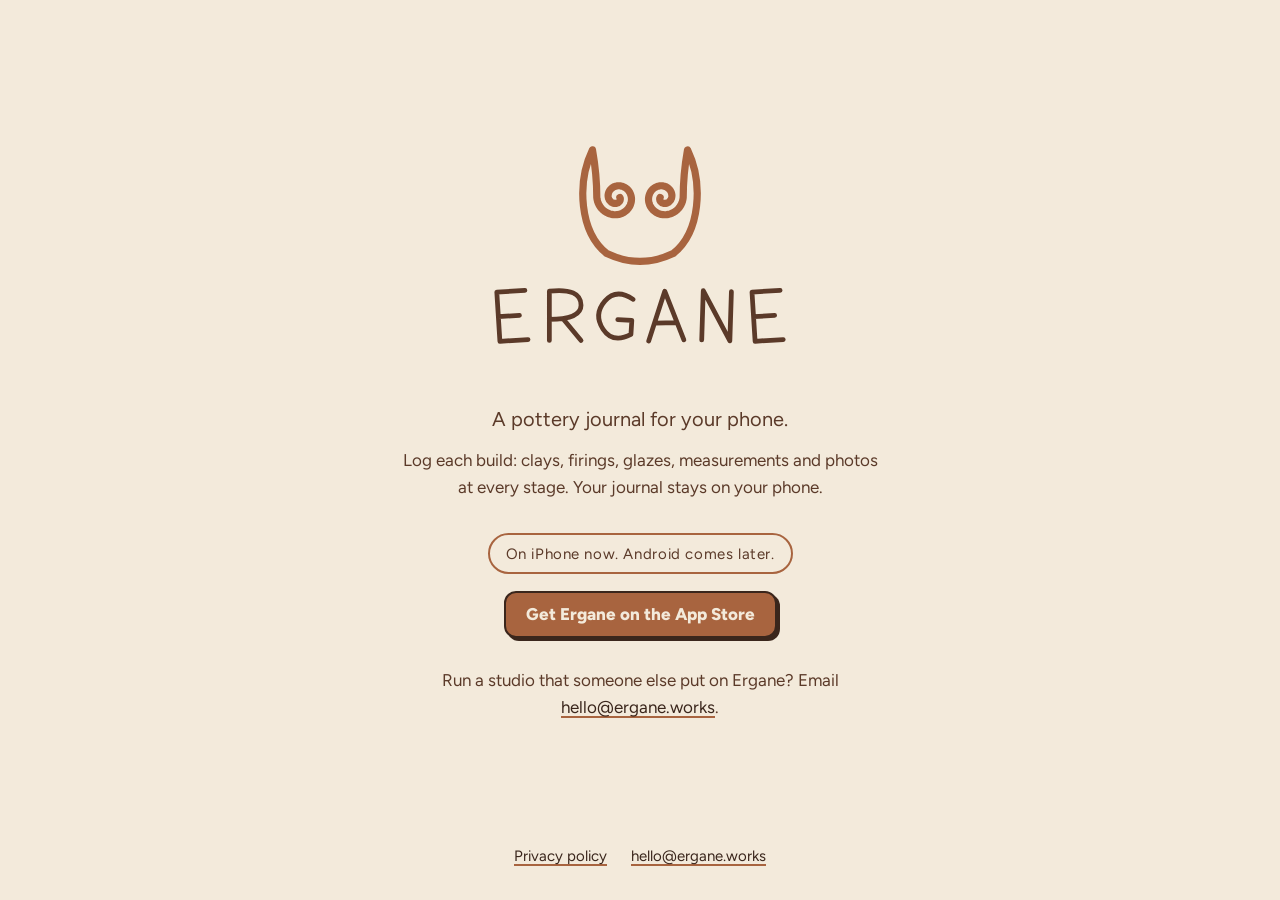
<file: index.html>
<!doctype html>
<html lang="en-GB">
<head>
  <meta charset="utf-8">
  <meta name="viewport" content="width=device-width, initial-scale=1">
  <title>Ergane | A pottery journal</title>
  <meta name="description" content="Ergane is a pottery journal for your phone. Log each build, from wet clay to the glaze firing. Your journal stays on your phone.">
  <link rel="icon" href="/assets/favicon.png">
  <link rel="stylesheet" href="/styles.css">
</head>
<body>
  <main class="hero">
    <h1>Ergane</h1>
    <picture>
      <source srcset="/assets/lockup-dark.svg" media="(prefers-color-scheme: dark)">
      <img src="/assets/lockup-light.svg" alt="Ergane: an owl drawn in one line, above the name" width="440" height="320">
    </picture>
    <p class="lead">A pottery journal for your phone.</p>
    <p class="note">Log each build: clays, firings, glazes, measurements and photos at every stage. Your journal stays on your phone.</p>
    <p class="soon">On iPhone now. Android comes later.</p>
    <p class="join-buttons"><a class="join-button join-button-main" href="https://apps.apple.com/app/id6820437652">Get Ergane on the App Store</a></p>
    <p class="note">Run a studio that someone else put on Ergane? Email <a href="mailto:hello@ergane.works">hello@ergane.works</a>.</p>
  </main>
  <footer class="foot">
    <a href="/privacy/">Privacy policy</a>
    <a href="mailto:hello@ergane.works">hello@ergane.works</a>
  </footer>
</body>
</html>
</file>
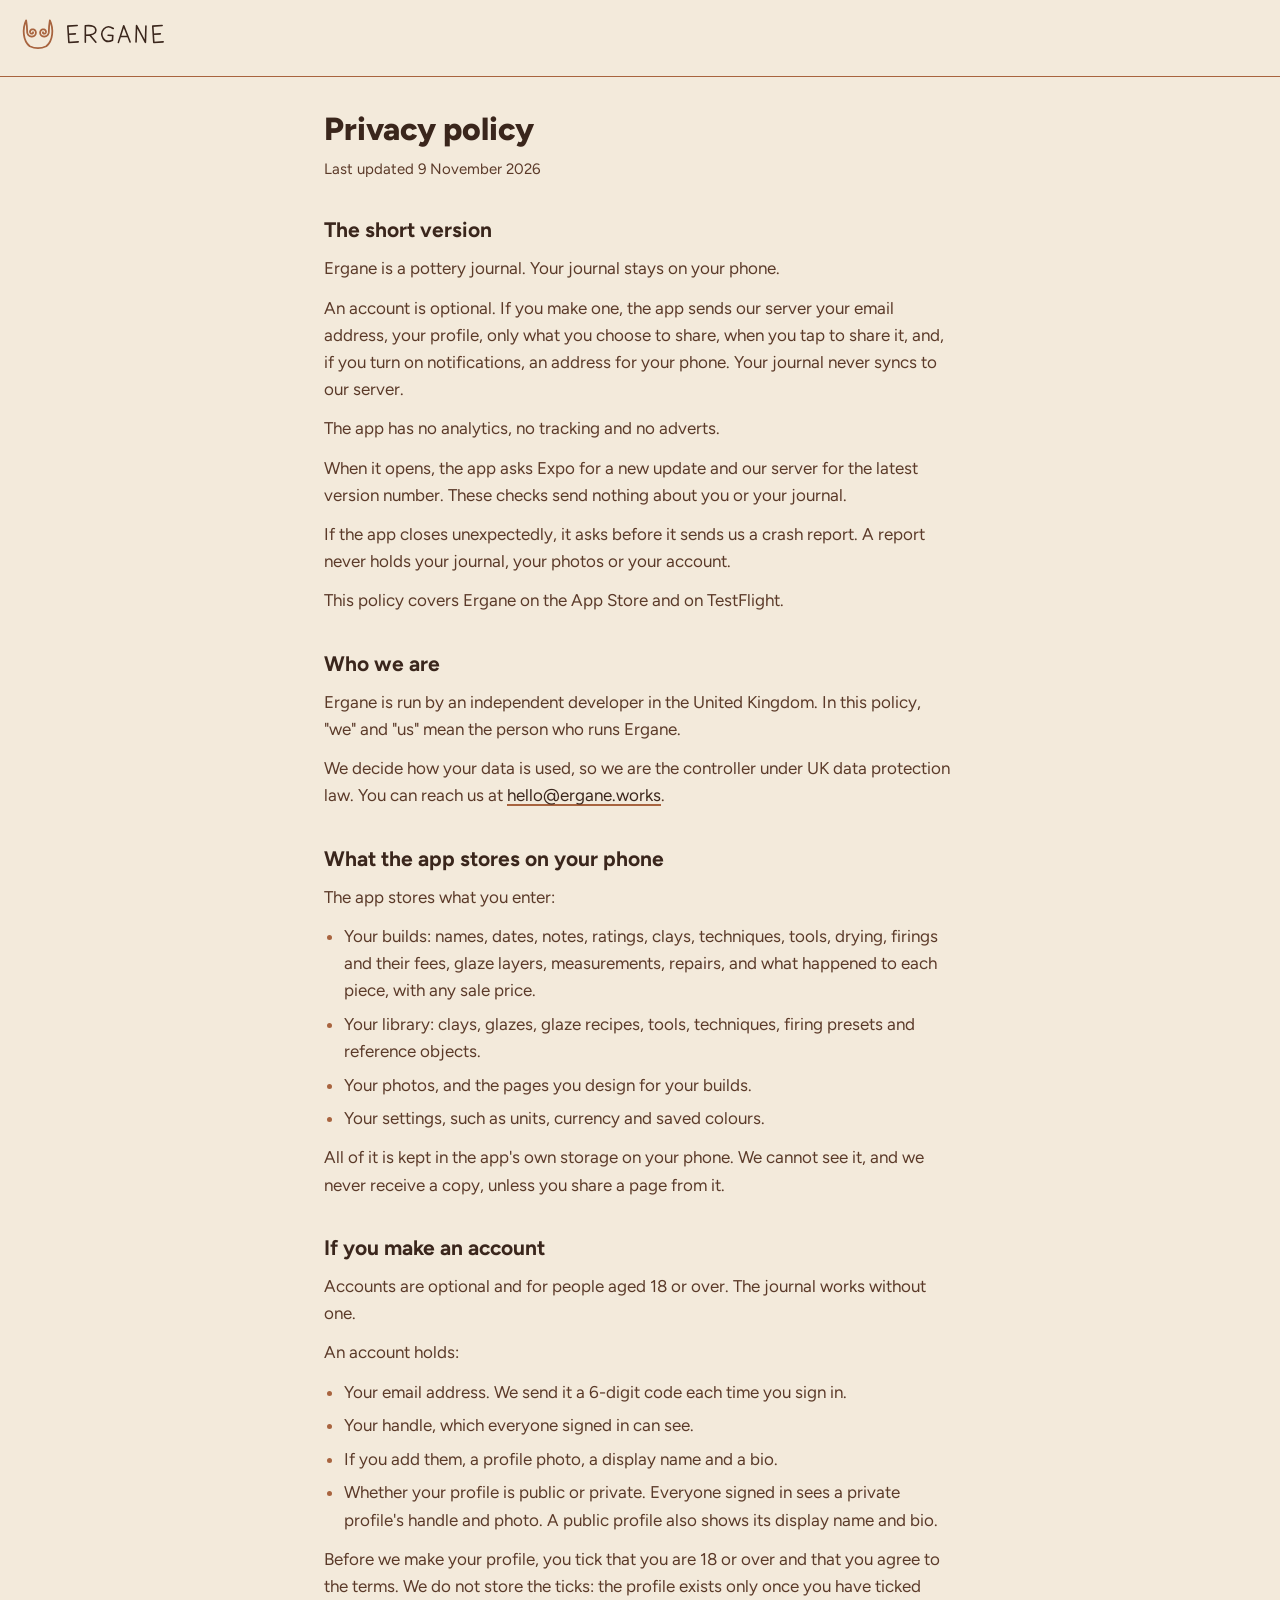
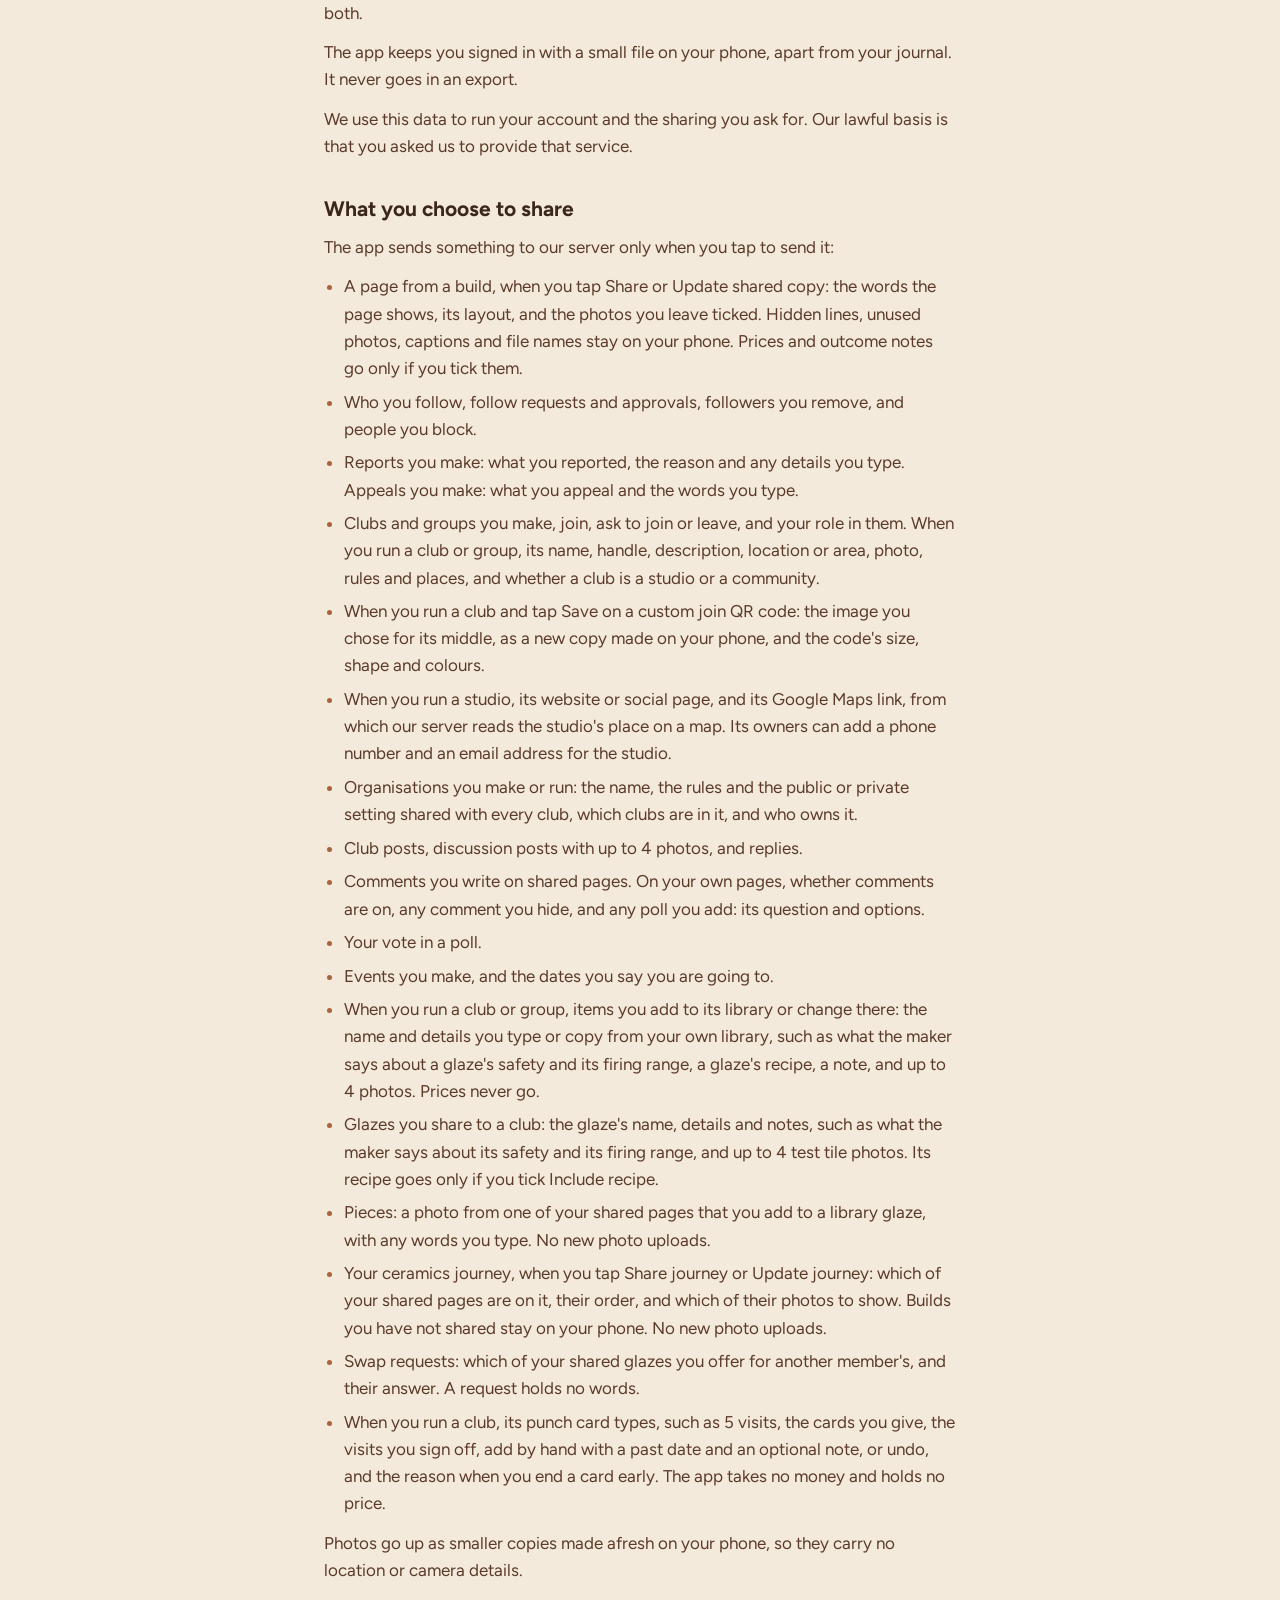
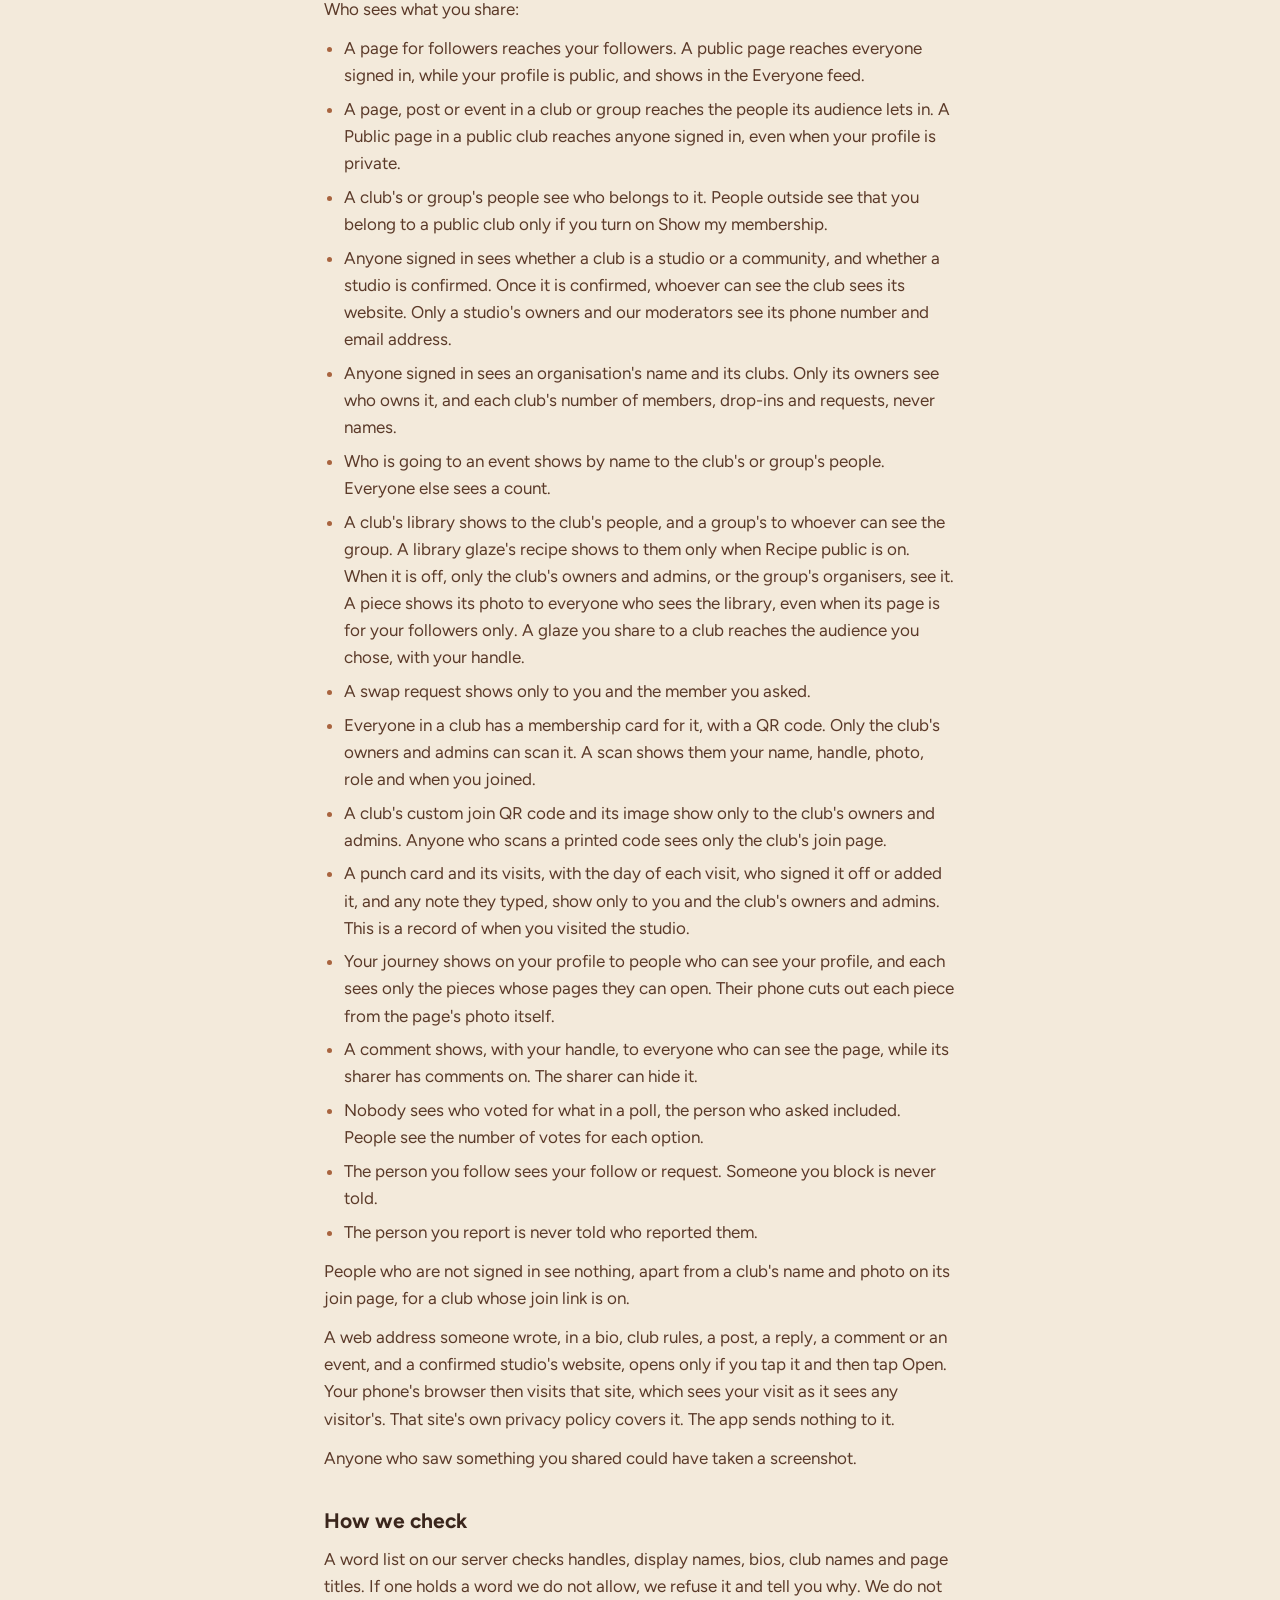
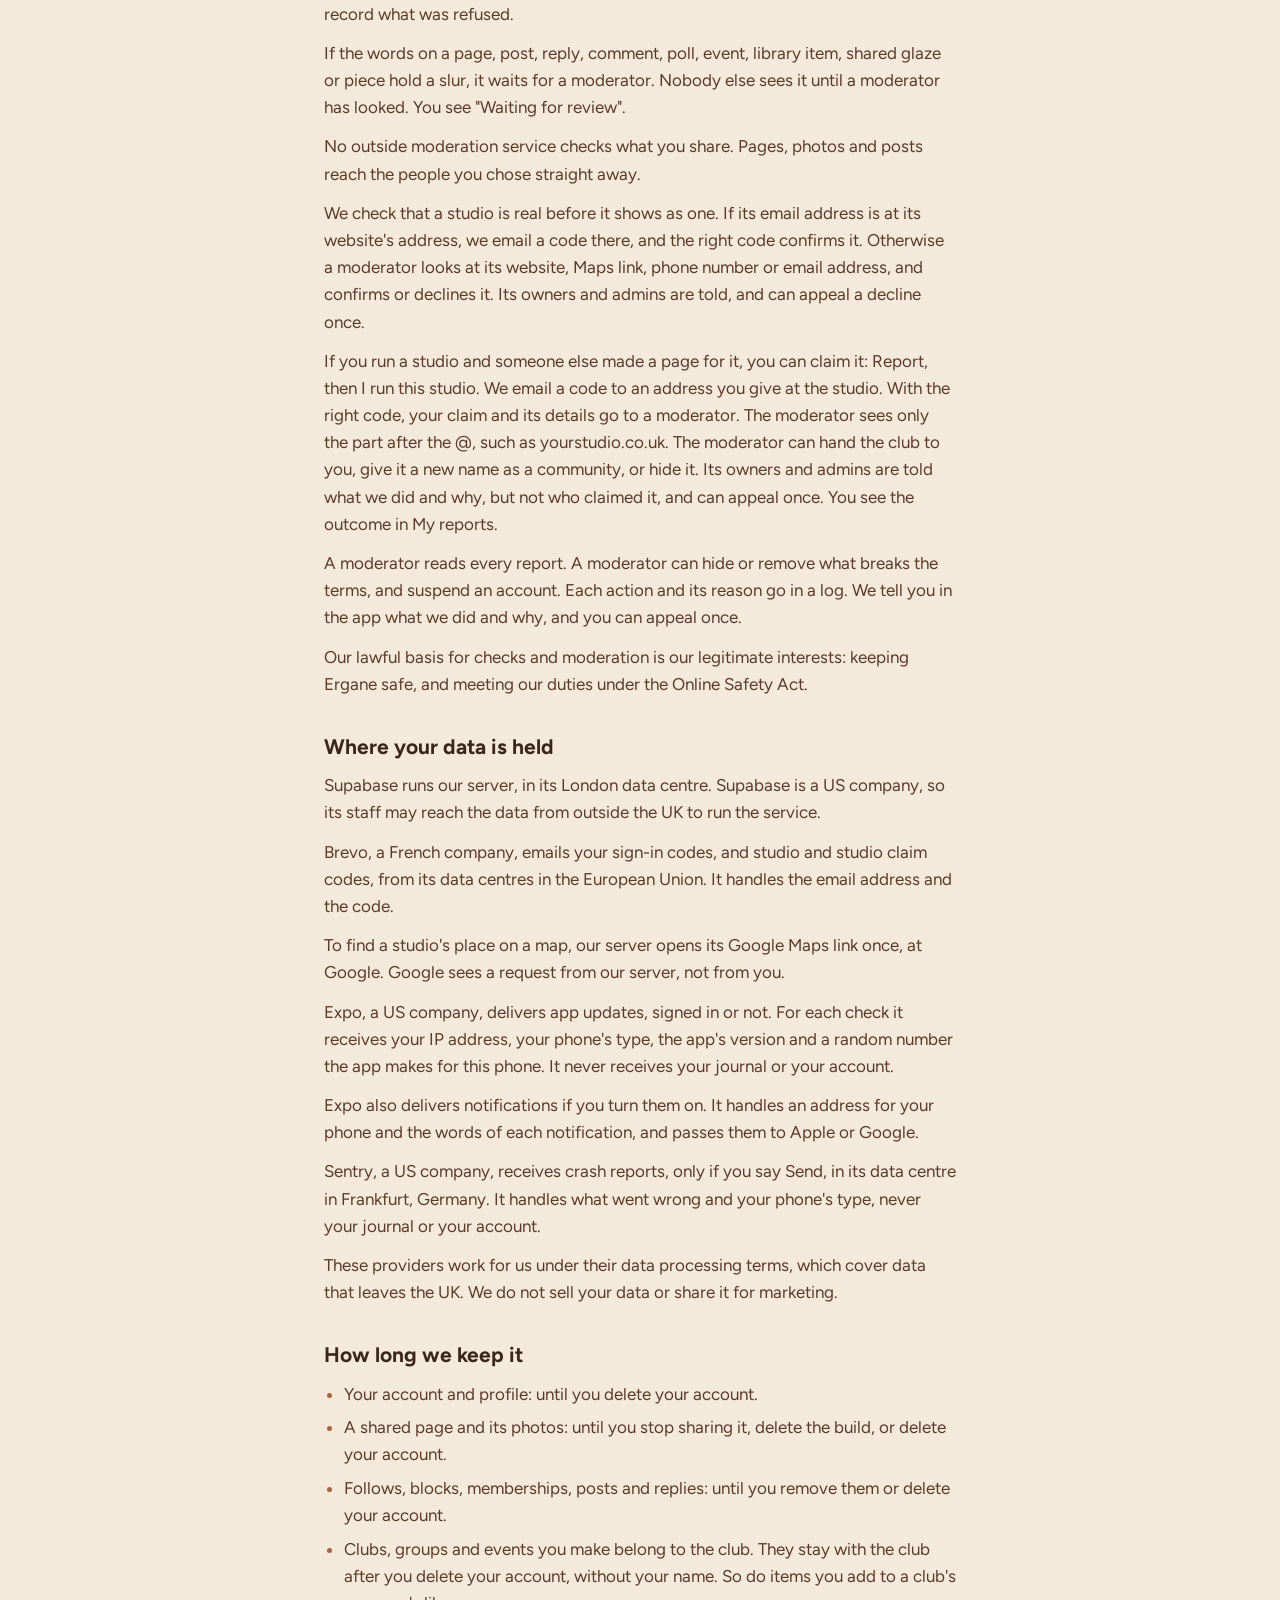
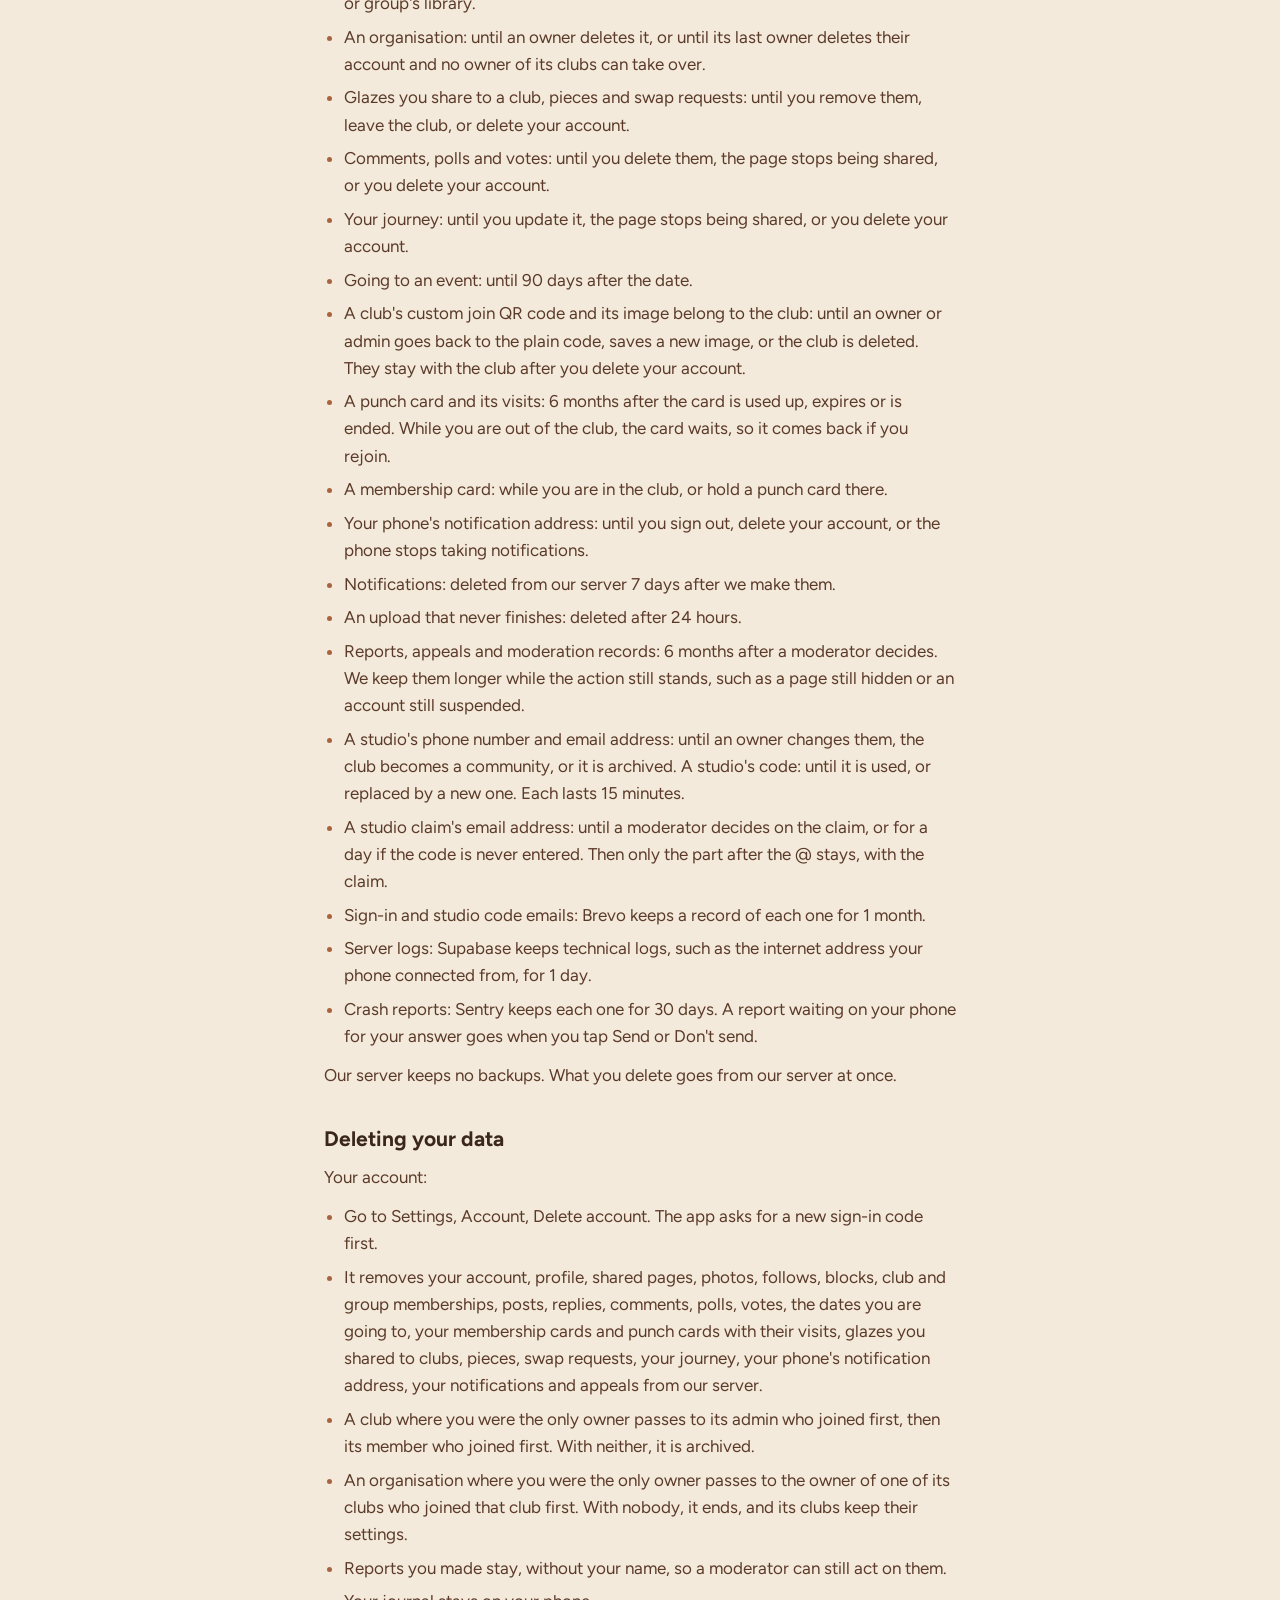
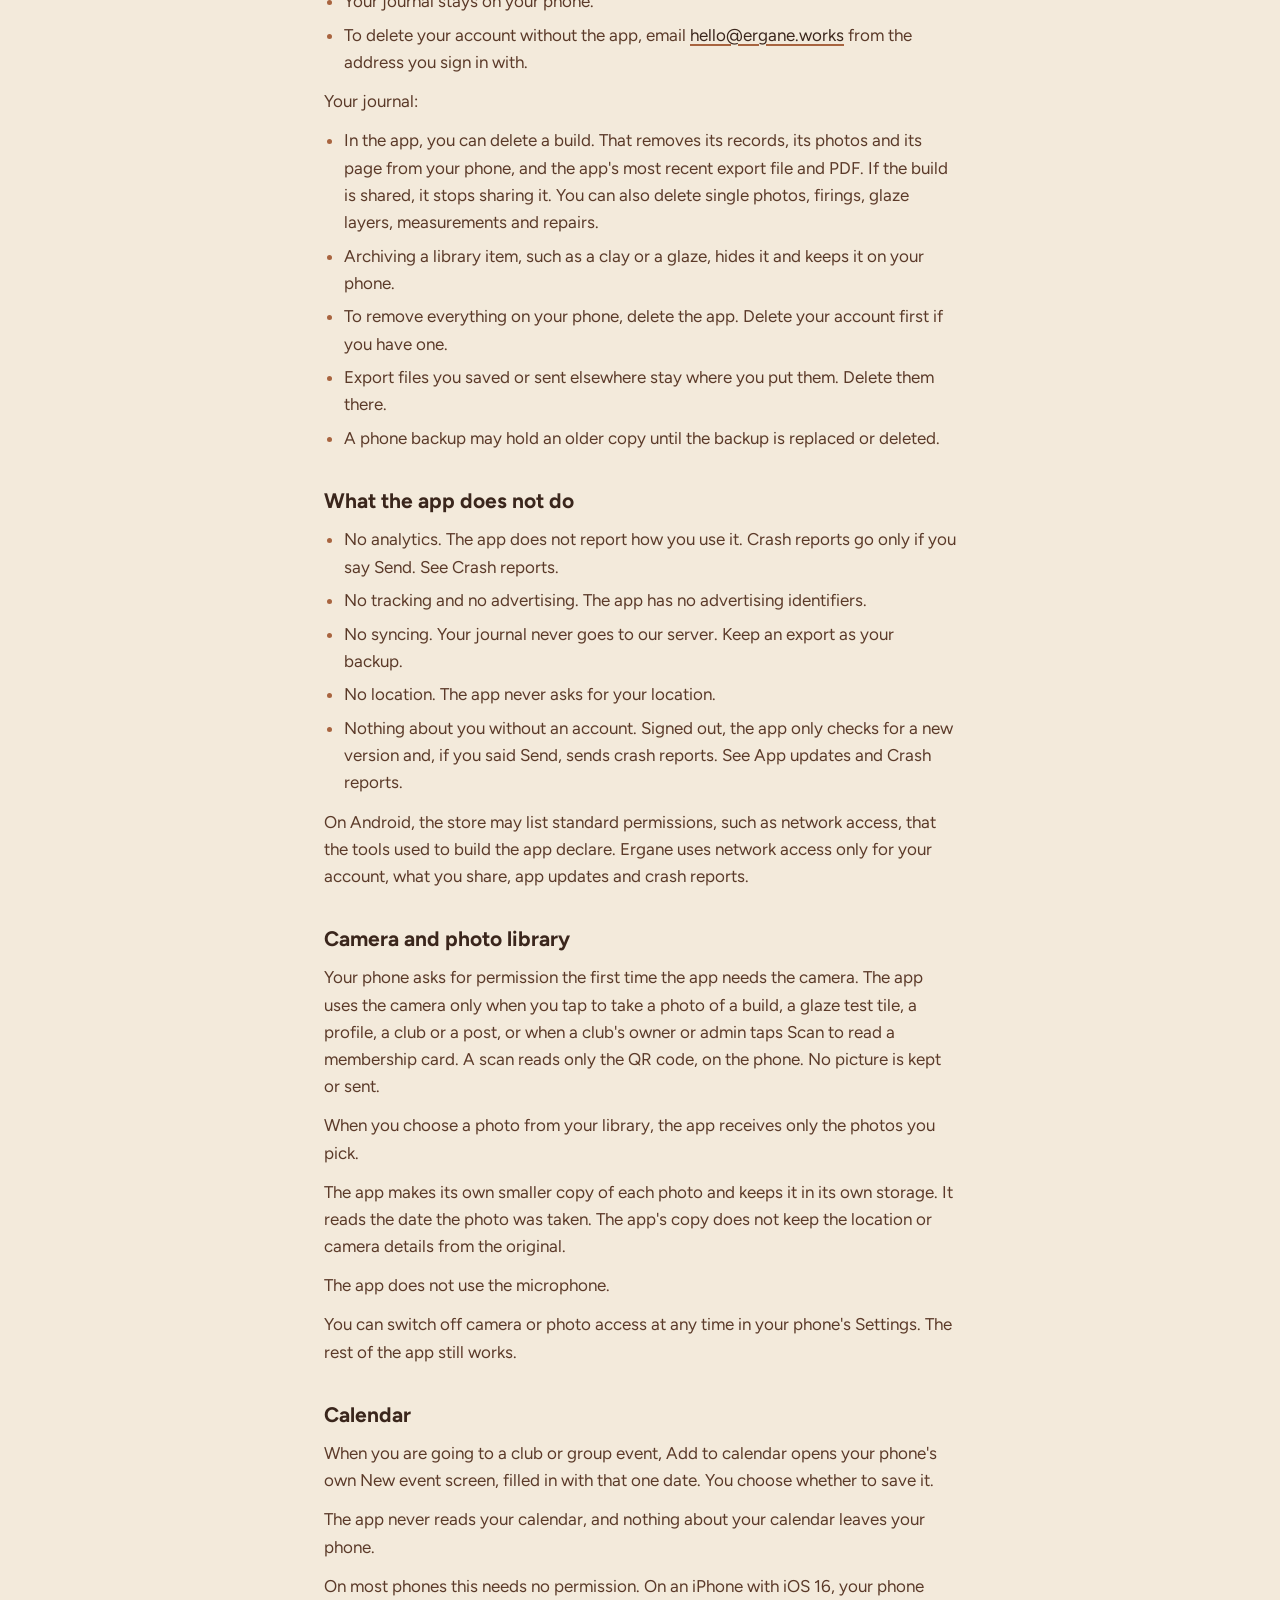
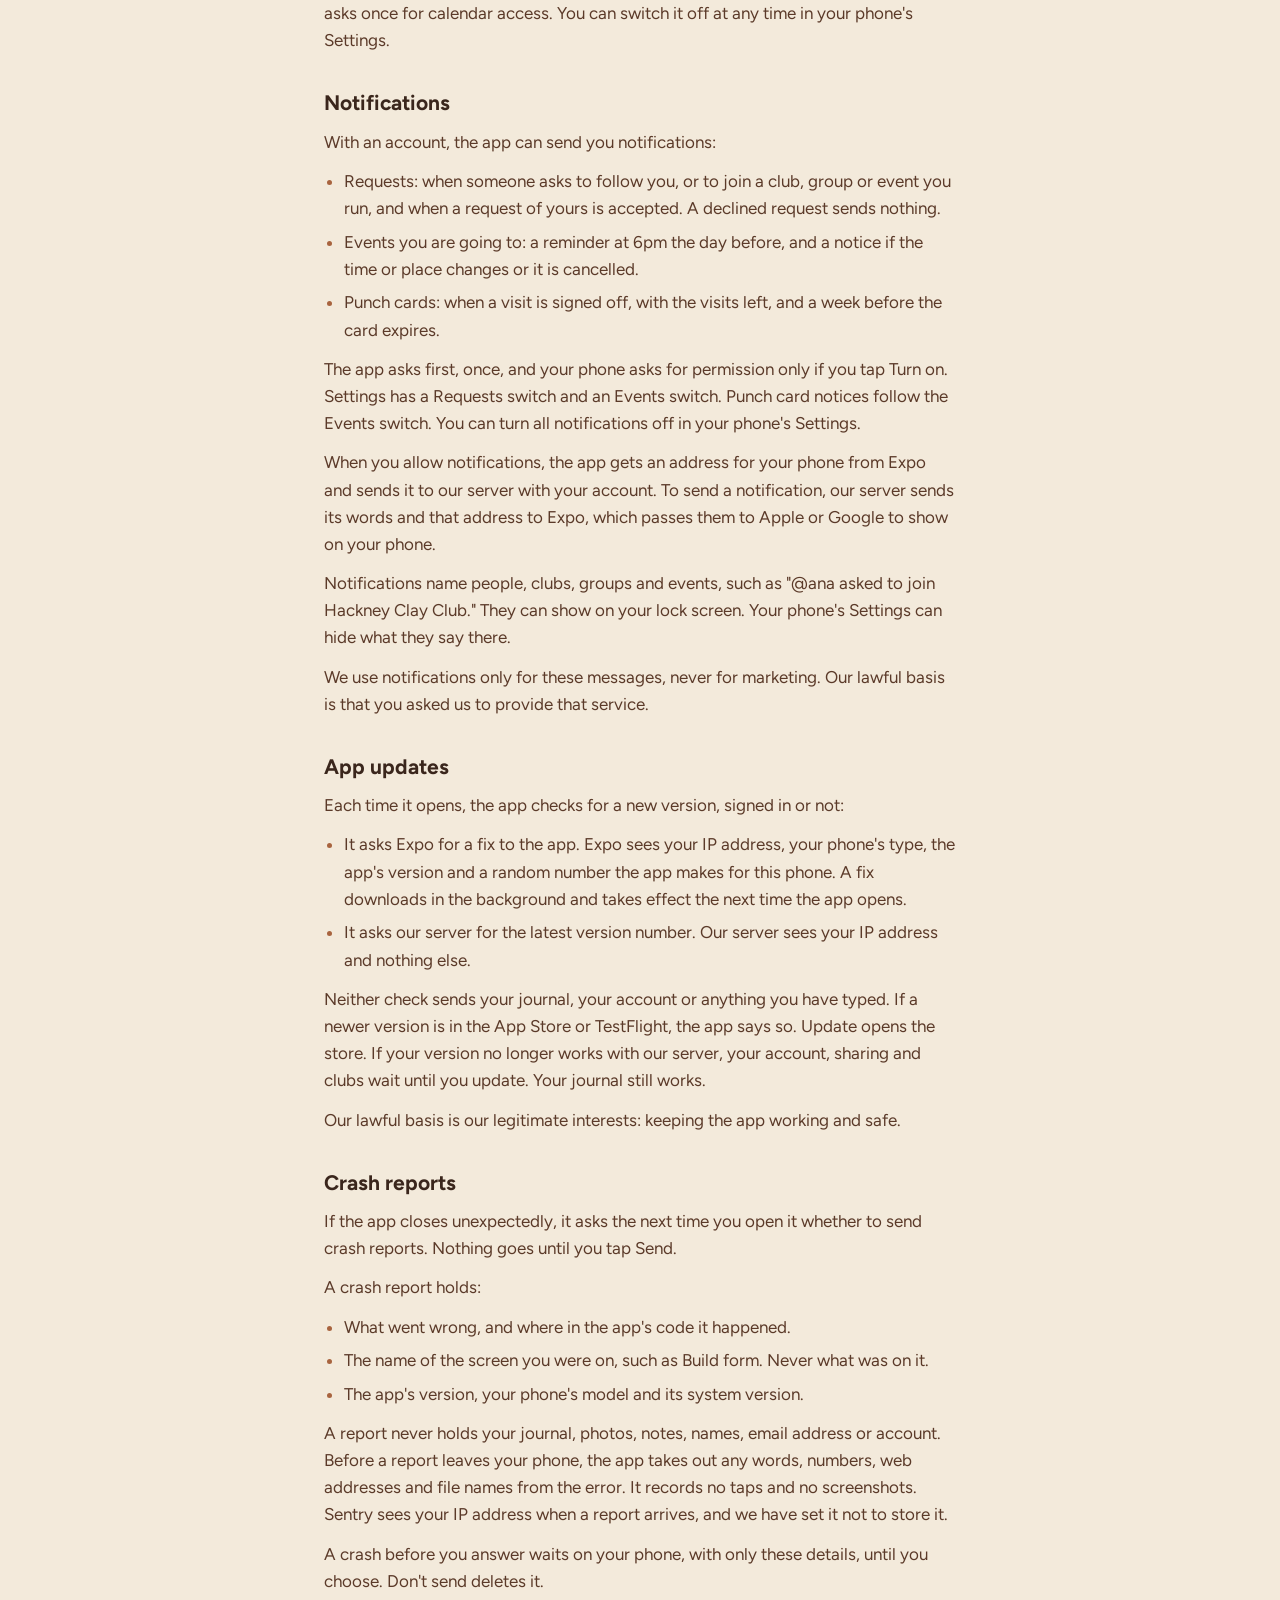
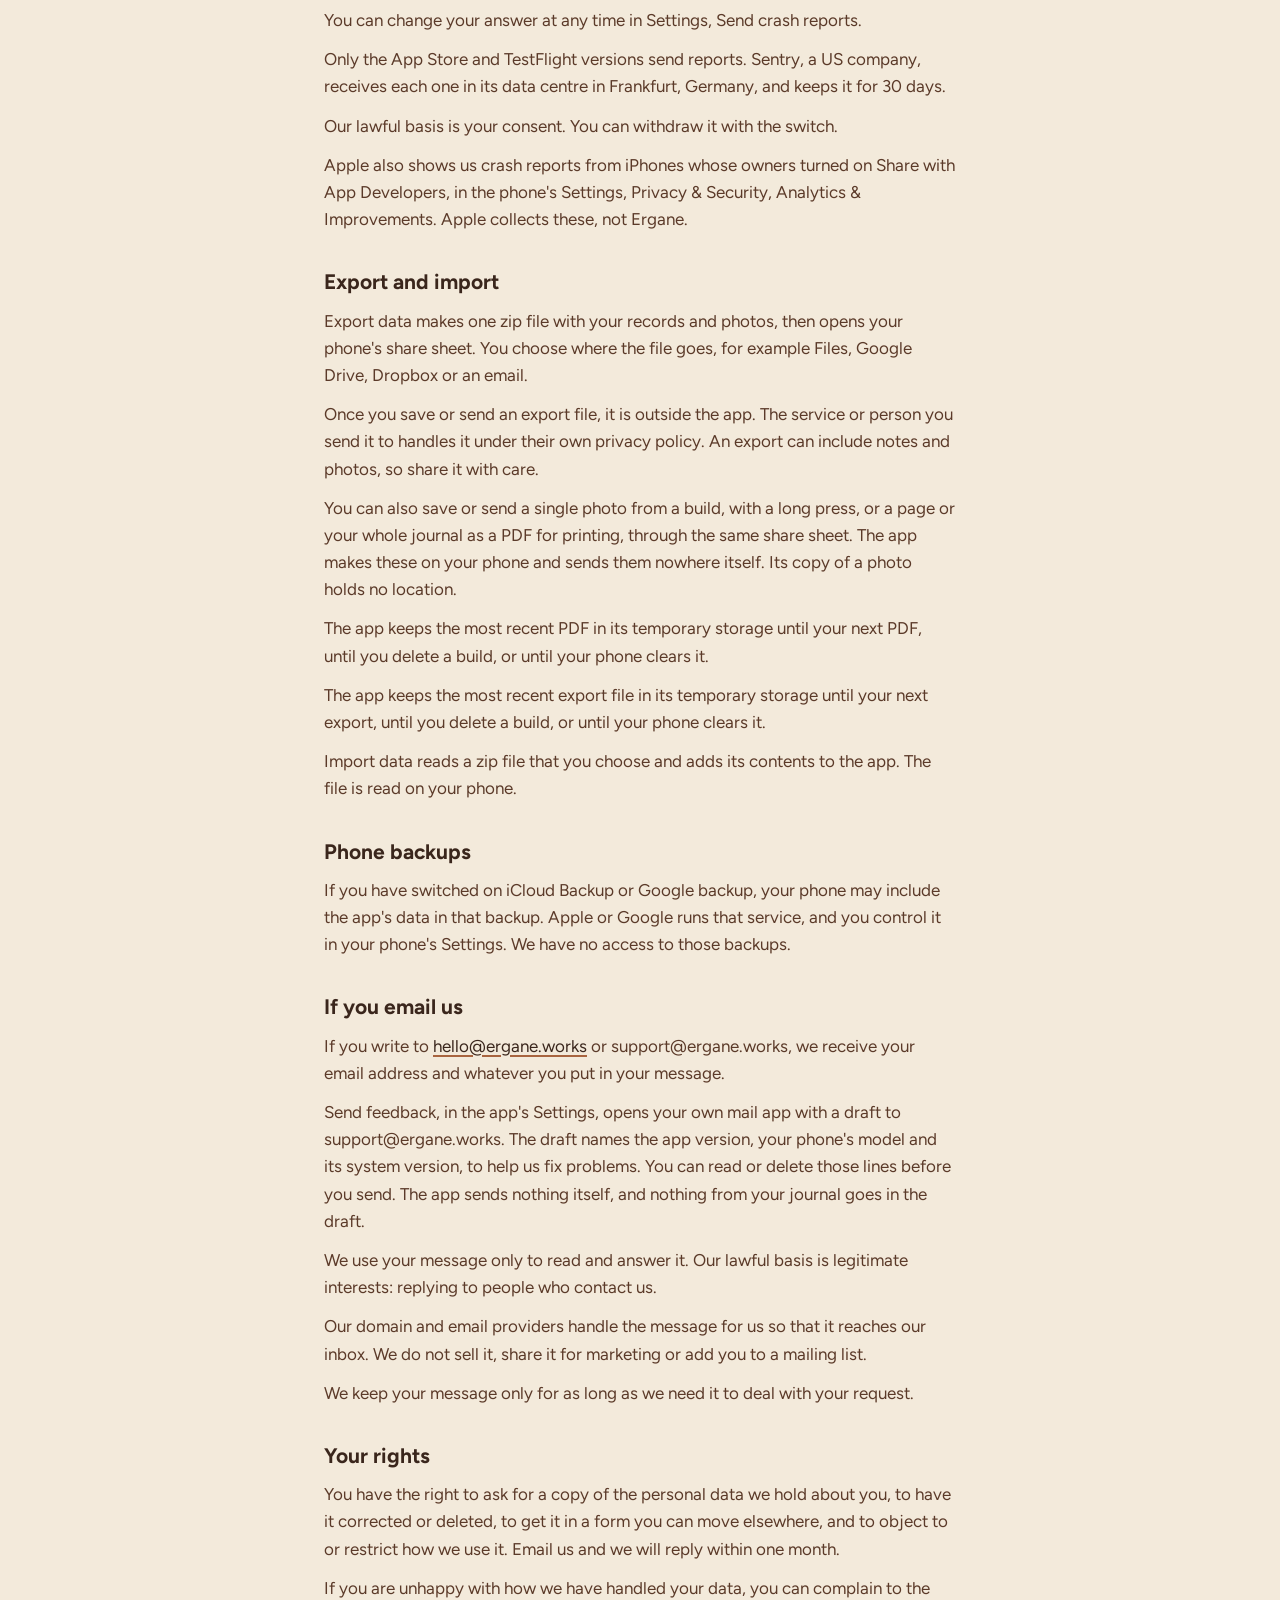
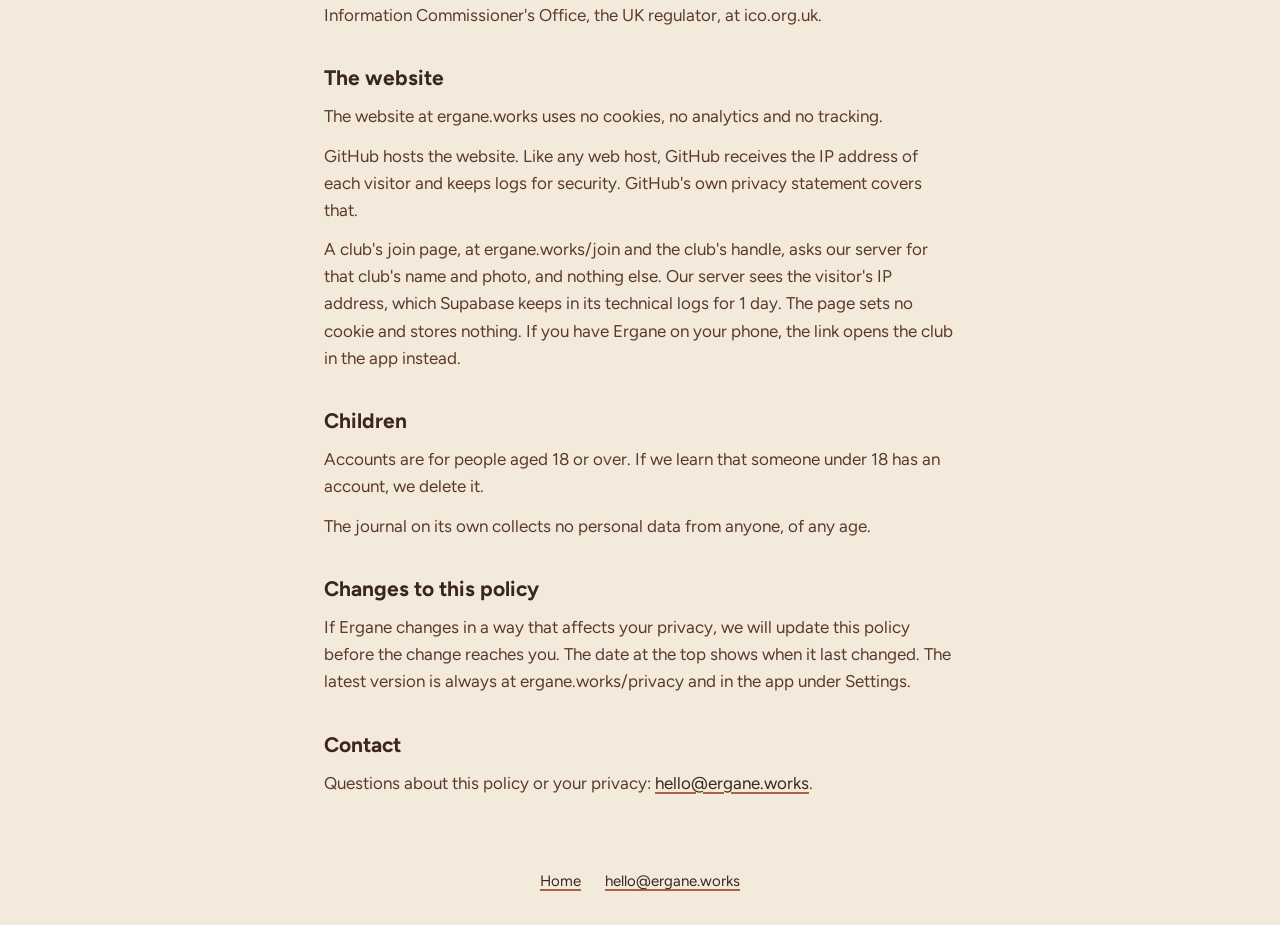
<file: privacy/index.html>
<!doctype html>
<html lang="en-GB">
<head>
  <meta charset="utf-8">
  <meta name="viewport" content="width=device-width, initial-scale=1">
  <title>Privacy policy | Ergane</title>
  <meta name="description" content="Ergane keeps your pottery journal on your phone. Accounts are optional. No analytics, no tracking, no adverts.">
  <link rel="icon" href="/assets/favicon.png">
  <link rel="stylesheet" href="/styles.css">
</head>
<body>
  <!-- Made by "npm run privacy:site" in the app's repository. Do not edit by hand. -->
  <header class="bar">
    <a class="home" href="/"><img src="/assets/owl.svg" alt="" width="36" height="36"><svg role="img" aria-label="Ergane" viewBox="-1 -1.5 84.5 17" width="99" height="20"><g fill="none" stroke="currentColor" stroke-width="1.35" stroke-linecap="round" stroke-linejoin="round"><path transform="rotate(-3.6 5 7)" d="M9 0H1V14H9M1 7H7"/><path transform="translate(14.5 0)" d="M1 14V0Q10-1 10 4Q10 8 1 8M5 8L10 14"/><path transform="translate(29 0) rotate(3.6 5 7)" d="M10 2Q5-1 2 3Q-1 7 2 11Q5 15 10 12V8H6"/><path transform="translate(43.5 0) rotate(-1.8 5 7)" d="M0 14L5 0L10 14M2 9H8"/><path transform="translate(58 0) rotate(1.8 5 7)" d="M1 14V0L9 14V0"/><path transform="translate(72.5 0) rotate(-3.6 5 7)" d="M9 0H1V14H9M1 7H7"/></g></svg></a>
  </header>
  <main class="page">
    <h1>Privacy policy</h1>
    <p class="date">Last updated <time datetime="2026-11-09">9 November 2026</time></p>
    <section id="summary">
      <h2>The short version</h2>
      <p>Ergane is a pottery journal. Your journal stays on your phone.</p>
      <p>An account is optional. If you make one, the app sends our server your email address, your profile, only what you choose to share, when you tap to share it, and, if you turn on notifications, an address for your phone. Your journal never syncs to our server.</p>
      <p>The app has no analytics, no tracking and no adverts.</p>
      <p>When it opens, the app asks Expo for a new update and our server for the latest version number. These checks send nothing about you or your journal.</p>
      <p>If the app closes unexpectedly, it asks before it sends us a crash report. A report never holds your journal, your photos or your account.</p>
      <p>This policy covers Ergane on the App Store and on TestFlight.</p>
    </section>
    <section id="who">
      <h2>Who we are</h2>
      <p>Ergane is run by an independent developer in the United Kingdom. In this policy, &quot;we&quot; and &quot;us&quot; mean the person who runs Ergane.</p>
      <p>We decide how your data is used, so we are the controller under UK data protection law. You can reach us at <a href="mailto:hello@ergane.works">hello@ergane.works</a>.</p>
    </section>
    <section id="stored">
      <h2>What the app stores on your phone</h2>
      <p>The app stores what you enter:</p>
      <ul>
        <li>Your builds: names, dates, notes, ratings, clays, techniques, tools, drying, firings and their fees, glaze layers, measurements, repairs, and what happened to each piece, with any sale price.</li>
        <li>Your library: clays, glazes, glaze recipes, tools, techniques, firing presets and reference objects.</li>
        <li>Your photos, and the pages you design for your builds.</li>
        <li>Your settings, such as units, currency and saved colours.</li>
      </ul>
      <p>All of it is kept in the app's own storage on your phone. We cannot see it, and we never receive a copy, unless you share a page from it.</p>
    </section>
    <section id="account">
      <h2>If you make an account</h2>
      <p>Accounts are optional and for people aged 18 or over. The journal works without one.</p>
      <p>An account holds:</p>
      <ul>
        <li>Your email address. We send it a 6-digit code each time you sign in.</li>
        <li>Your handle, which everyone signed in can see.</li>
        <li>If you add them, a profile photo, a display name and a bio.</li>
        <li>Whether your profile is public or private. Everyone signed in sees a private profile's handle and photo. A public profile also shows its display name and bio.</li>
      </ul>
      <p>Before we make your profile, you tick that you are 18 or over and that you agree to the terms. We do not store the ticks: the profile exists only once you have ticked both.</p>
      <p>The app keeps you signed in with a small file on your phone, apart from your journal. It never goes in an export.</p>
      <p>We use this data to run your account and the sharing you ask for. Our lawful basis is that you asked us to provide that service.</p>
    </section>
    <section id="sharing">
      <h2>What you choose to share</h2>
      <p>The app sends something to our server only when you tap to send it:</p>
      <ul>
        <li>A page from a build, when you tap Share or Update shared copy: the words the page shows, its layout, and the photos you leave ticked. Hidden lines, unused photos, captions and file names stay on your phone. Prices and outcome notes go only if you tick them.</li>
        <li>Who you follow, follow requests and approvals, followers you remove, and people you block.</li>
        <li>Reports you make: what you reported, the reason and any details you type. Appeals you make: what you appeal and the words you type.</li>
        <li>Clubs and groups you make, join, ask to join or leave, and your role in them. When you run a club or group, its name, handle, description, location or area, photo, rules and places, and whether a club is a studio or a community.</li>
        <li>When you run a club and tap Save on a custom join QR code: the image you chose for its middle, as a new copy made on your phone, and the code's size, shape and colours.</li>
        <li>When you run a studio, its website or social page, and its Google Maps link, from which our server reads the studio's place on a map. Its owners can add a phone number and an email address for the studio.</li>
        <li>Organisations you make or run: the name, the rules and the public or private setting shared with every club, which clubs are in it, and who owns it.</li>
        <li>Club posts, discussion posts with up to 4 photos, and replies.</li>
        <li>Comments you write on shared pages. On your own pages, whether comments are on, any comment you hide, and any poll you add: its question and options.</li>
        <li>Your vote in a poll.</li>
        <li>Events you make, and the dates you say you are going to.</li>
        <li>When you run a club or group, items you add to its library or change there: the name and details you type or copy from your own library, such as what the maker says about a glaze's safety and its firing range, a glaze's recipe, a note, and up to 4 photos. Prices never go.</li>
        <li>Glazes you share to a club: the glaze's name, details and notes, such as what the maker says about its safety and its firing range, and up to 4 test tile photos. Its recipe goes only if you tick Include recipe.</li>
        <li>Pieces: a photo from one of your shared pages that you add to a library glaze, with any words you type. No new photo uploads.</li>
        <li>Your ceramics journey, when you tap Share journey or Update journey: which of your shared pages are on it, their order, and which of their photos to show. Builds you have not shared stay on your phone. No new photo uploads.</li>
        <li>Swap requests: which of your shared glazes you offer for another member's, and their answer. A request holds no words.</li>
        <li>When you run a club, its punch card types, such as 5 visits, the cards you give, the visits you sign off, add by hand with a past date and an optional note, or undo, and the reason when you end a card early. The app takes no money and holds no price.</li>
      </ul>
      <p>Photos go up as smaller copies made afresh on your phone, so they carry no location or camera details.</p>
      <p>Who sees what you share:</p>
      <ul>
        <li>A page for followers reaches your followers. A public page reaches everyone signed in, while your profile is public, and shows in the Everyone feed.</li>
        <li>A page, post or event in a club or group reaches the people its audience lets in. A Public page in a public club reaches anyone signed in, even when your profile is private.</li>
        <li>A club's or group's people see who belongs to it. People outside see that you belong to a public club only if you turn on Show my membership.</li>
        <li>Anyone signed in sees whether a club is a studio or a community, and whether a studio is confirmed. Once it is confirmed, whoever can see the club sees its website. Only a studio's owners and our moderators see its phone number and email address.</li>
        <li>Anyone signed in sees an organisation's name and its clubs. Only its owners see who owns it, and each club's number of members, drop-ins and requests, never names.</li>
        <li>Who is going to an event shows by name to the club's or group's people. Everyone else sees a count.</li>
        <li>A club's library shows to the club's people, and a group's to whoever can see the group. A library glaze's recipe shows to them only when Recipe public is on. When it is off, only the club's owners and admins, or the group's organisers, see it. A piece shows its photo to everyone who sees the library, even when its page is for your followers only. A glaze you share to a club reaches the audience you chose, with your handle.</li>
        <li>A swap request shows only to you and the member you asked.</li>
        <li>Everyone in a club has a membership card for it, with a QR code. Only the club's owners and admins can scan it. A scan shows them your name, handle, photo, role and when you joined.</li>
        <li>A club's custom join QR code and its image show only to the club's owners and admins. Anyone who scans a printed code sees only the club's join page.</li>
        <li>A punch card and its visits, with the day of each visit, who signed it off or added it, and any note they typed, show only to you and the club's owners and admins. This is a record of when you visited the studio.</li>
        <li>Your journey shows on your profile to people who can see your profile, and each sees only the pieces whose pages they can open. Their phone cuts out each piece from the page's photo itself.</li>
        <li>A comment shows, with your handle, to everyone who can see the page, while its sharer has comments on. The sharer can hide it.</li>
        <li>Nobody sees who voted for what in a poll, the person who asked included. People see the number of votes for each option.</li>
        <li>The person you follow sees your follow or request. Someone you block is never told.</li>
        <li>The person you report is never told who reported them.</li>
      </ul>
      <p>People who are not signed in see nothing, apart from a club's name and photo on its join page, for a club whose join link is on.</p>
      <p>A web address someone wrote, in a bio, club rules, a post, a reply, a comment or an event, and a confirmed studio's website, opens only if you tap it and then tap Open. Your phone's browser then visits that site, which sees your visit as it sees any visitor's. That site's own privacy policy covers it. The app sends nothing to it.</p>
      <p>Anyone who saw something you shared could have taken a screenshot.</p>
    </section>
    <section id="checks">
      <h2>How we check</h2>
      <p>A word list on our server checks handles, display names, bios, club names and page titles. If one holds a word we do not allow, we refuse it and tell you why. We do not record what was refused.</p>
      <p>If the words on a page, post, reply, comment, poll, event, library item, shared glaze or piece hold a slur, it waits for a moderator. Nobody else sees it until a moderator has looked. You see &quot;Waiting for review&quot;.</p>
      <p>No outside moderation service checks what you share. Pages, photos and posts reach the people you chose straight away.</p>
      <p>We check that a studio is real before it shows as one. If its email address is at its website's address, we email a code there, and the right code confirms it. Otherwise a moderator looks at its website, Maps link, phone number or email address, and confirms or declines it. Its owners and admins are told, and can appeal a decline once.</p>
      <p>If you run a studio and someone else made a page for it, you can claim it: Report, then I run this studio. We email a code to an address you give at the studio. With the right code, your claim and its details go to a moderator. The moderator sees only the part after the @, such as yourstudio.co.uk. The moderator can hand the club to you, give it a new name as a community, or hide it. Its owners and admins are told what we did and why, but not who claimed it, and can appeal once. You see the outcome in My reports.</p>
      <p>A moderator reads every report. A moderator can hide or remove what breaks the terms, and suspend an account. Each action and its reason go in a log. We tell you in the app what we did and why, and you can appeal once.</p>
      <p>Our lawful basis for checks and moderation is our legitimate interests: keeping Ergane safe, and meeting our duties under the Online Safety Act.</p>
    </section>
    <section id="server">
      <h2>Where your data is held</h2>
      <p>Supabase runs our server, in its London data centre. Supabase is a US company, so its staff may reach the data from outside the UK to run the service.</p>
      <p>Brevo, a French company, emails your sign-in codes, and studio and studio claim codes, from its data centres in the European Union. It handles the email address and the code.</p>
      <p>To find a studio's place on a map, our server opens its Google Maps link once, at Google. Google sees a request from our server, not from you.</p>
      <p>Expo, a US company, delivers app updates, signed in or not. For each check it receives your IP address, your phone's type, the app's version and a random number the app makes for this phone. It never receives your journal or your account.</p>
      <p>Expo also delivers notifications if you turn them on. It handles an address for your phone and the words of each notification, and passes them to Apple or Google.</p>
      <p>Sentry, a US company, receives crash reports, only if you say Send, in its data centre in Frankfurt, Germany. It handles what went wrong and your phone's type, never your journal or your account.</p>
      <p>These providers work for us under their data processing terms, which cover data that leaves the UK. We do not sell your data or share it for marketing.</p>
    </section>
    <section id="keeping">
      <h2>How long we keep it</h2>
      <ul>
        <li>Your account and profile: until you delete your account.</li>
        <li>A shared page and its photos: until you stop sharing it, delete the build, or delete your account.</li>
        <li>Follows, blocks, memberships, posts and replies: until you remove them or delete your account.</li>
        <li>Clubs, groups and events you make belong to the club. They stay with the club after you delete your account, without your name. So do items you add to a club's or group's library.</li>
        <li>An organisation: until an owner deletes it, or until its last owner deletes their account and no owner of its clubs can take over.</li>
        <li>Glazes you share to a club, pieces and swap requests: until you remove them, leave the club, or delete your account.</li>
        <li>Comments, polls and votes: until you delete them, the page stops being shared, or you delete your account.</li>
        <li>Your journey: until you update it, the page stops being shared, or you delete your account.</li>
        <li>Going to an event: until 90 days after the date.</li>
        <li>A club's custom join QR code and its image belong to the club: until an owner or admin goes back to the plain code, saves a new image, or the club is deleted. They stay with the club after you delete your account.</li>
        <li>A punch card and its visits: 6 months after the card is used up, expires or is ended. While you are out of the club, the card waits, so it comes back if you rejoin.</li>
        <li>A membership card: while you are in the club, or hold a punch card there.</li>
        <li>Your phone's notification address: until you sign out, delete your account, or the phone stops taking notifications.</li>
        <li>Notifications: deleted from our server 7 days after we make them.</li>
        <li>An upload that never finishes: deleted after 24 hours.</li>
        <li>Reports, appeals and moderation records: 6 months after a moderator decides. We keep them longer while the action still stands, such as a page still hidden or an account still suspended.</li>
        <li>A studio's phone number and email address: until an owner changes them, the club becomes a community, or it is archived. A studio's code: until it is used, or replaced by a new one. Each lasts 15 minutes.</li>
        <li>A studio claim's email address: until a moderator decides on the claim, or for a day if the code is never entered. Then only the part after the @ stays, with the claim.</li>
        <li>Sign-in and studio code emails: Brevo keeps a record of each one for 1 month.</li>
        <li>Server logs: Supabase keeps technical logs, such as the internet address your phone connected from, for 1 day.</li>
        <li>Crash reports: Sentry keeps each one for 30 days. A report waiting on your phone for your answer goes when you tap Send or Don't send.</li>
      </ul>
      <p>Our server keeps no backups. What you delete goes from our server at once.</p>
    </section>
    <section id="deleting">
      <h2>Deleting your data</h2>
      <p>Your account:</p>
      <ul>
        <li>Go to Settings, Account, Delete account. The app asks for a new sign-in code first.</li>
        <li>It removes your account, profile, shared pages, photos, follows, blocks, club and group memberships, posts, replies, comments, polls, votes, the dates you are going to, your membership cards and punch cards with their visits, glazes you shared to clubs, pieces, swap requests, your journey, your phone's notification address, your notifications and appeals from our server.</li>
        <li>A club where you were the only owner passes to its admin who joined first, then its member who joined first. With neither, it is archived.</li>
        <li>An organisation where you were the only owner passes to the owner of one of its clubs who joined that club first. With nobody, it ends, and its clubs keep their settings.</li>
        <li>Reports you made stay, without your name, so a moderator can still act on them.</li>
        <li>Your journal stays on your phone.</li>
        <li>To delete your account without the app, email <a href="mailto:hello@ergane.works">hello@ergane.works</a> from the address you sign in with.</li>
      </ul>
      <p>Your journal:</p>
      <ul>
        <li>In the app, you can delete a build. That removes its records, its photos and its page from your phone, and the app's most recent export file and PDF. If the build is shared, it stops sharing it. You can also delete single photos, firings, glaze layers, measurements and repairs.</li>
        <li>Archiving a library item, such as a clay or a glaze, hides it and keeps it on your phone.</li>
        <li>To remove everything on your phone, delete the app. Delete your account first if you have one.</li>
        <li>Export files you saved or sent elsewhere stay where you put them. Delete them there.</li>
        <li>A phone backup may hold an older copy until the backup is replaced or deleted.</li>
      </ul>
    </section>
    <section id="not">
      <h2>What the app does not do</h2>
      <ul>
        <li>No analytics. The app does not report how you use it. Crash reports go only if you say Send. See Crash reports.</li>
        <li>No tracking and no advertising. The app has no advertising identifiers.</li>
        <li>No syncing. Your journal never goes to our server. Keep an export as your backup.</li>
        <li>No location. The app never asks for your location.</li>
        <li>Nothing about you without an account. Signed out, the app only checks for a new version and, if you said Send, sends crash reports. See App updates and Crash reports.</li>
      </ul>
      <p>On Android, the store may list standard permissions, such as network access, that the tools used to build the app declare. Ergane uses network access only for your account, what you share, app updates and crash reports.</p>
    </section>
    <section id="camera">
      <h2>Camera and photo library</h2>
      <p>Your phone asks for permission the first time the app needs the camera. The app uses the camera only when you tap to take a photo of a build, a glaze test tile, a profile, a club or a post, or when a club's owner or admin taps Scan to read a membership card. A scan reads only the QR code, on the phone. No picture is kept or sent.</p>
      <p>When you choose a photo from your library, the app receives only the photos you pick.</p>
      <p>The app makes its own smaller copy of each photo and keeps it in its own storage. It reads the date the photo was taken. The app's copy does not keep the location or camera details from the original.</p>
      <p>The app does not use the microphone.</p>
      <p>You can switch off camera or photo access at any time in your phone's Settings. The rest of the app still works.</p>
    </section>
    <section id="calendar">
      <h2>Calendar</h2>
      <p>When you are going to a club or group event, Add to calendar opens your phone's own New event screen, filled in with that one date. You choose whether to save it.</p>
      <p>The app never reads your calendar, and nothing about your calendar leaves your phone.</p>
      <p>On most phones this needs no permission. On an iPhone with iOS 16, your phone asks once for calendar access. You can switch it off at any time in your phone's Settings.</p>
    </section>
    <section id="notifications">
      <h2>Notifications</h2>
      <p>With an account, the app can send you notifications:</p>
      <ul>
        <li>Requests: when someone asks to follow you, or to join a club, group or event you run, and when a request of yours is accepted. A declined request sends nothing.</li>
        <li>Events you are going to: a reminder at 6pm the day before, and a notice if the time or place changes or it is cancelled.</li>
        <li>Punch cards: when a visit is signed off, with the visits left, and a week before the card expires.</li>
      </ul>
      <p>The app asks first, once, and your phone asks for permission only if you tap Turn on. Settings has a Requests switch and an Events switch. Punch card notices follow the Events switch. You can turn all notifications off in your phone's Settings.</p>
      <p>When you allow notifications, the app gets an address for your phone from Expo and sends it to our server with your account. To send a notification, our server sends its words and that address to Expo, which passes them to Apple or Google to show on your phone.</p>
      <p>Notifications name people, clubs, groups and events, such as &quot;@ana asked to join Hackney Clay Club.&quot; They can show on your lock screen. Your phone's Settings can hide what they say there.</p>
      <p>We use notifications only for these messages, never for marketing. Our lawful basis is that you asked us to provide that service.</p>
    </section>
    <section id="updates">
      <h2>App updates</h2>
      <p>Each time it opens, the app checks for a new version, signed in or not:</p>
      <ul>
        <li>It asks Expo for a fix to the app. Expo sees your IP address, your phone's type, the app's version and a random number the app makes for this phone. A fix downloads in the background and takes effect the next time the app opens.</li>
        <li>It asks our server for the latest version number. Our server sees your IP address and nothing else.</li>
      </ul>
      <p>Neither check sends your journal, your account or anything you have typed. If a newer version is in the App Store or TestFlight, the app says so. Update opens the store. If your version no longer works with our server, your account, sharing and clubs wait until you update. Your journal still works.</p>
      <p>Our lawful basis is our legitimate interests: keeping the app working and safe.</p>
    </section>
    <section id="crashes">
      <h2>Crash reports</h2>
      <p>If the app closes unexpectedly, it asks the next time you open it whether to send crash reports. Nothing goes until you tap Send.</p>
      <p>A crash report holds:</p>
      <ul>
        <li>What went wrong, and where in the app's code it happened.</li>
        <li>The name of the screen you were on, such as Build form. Never what was on it.</li>
        <li>The app's version, your phone's model and its system version.</li>
      </ul>
      <p>A report never holds your journal, photos, notes, names, email address or account. Before a report leaves your phone, the app takes out any words, numbers, web addresses and file names from the error. It records no taps and no screenshots. Sentry sees your IP address when a report arrives, and we have set it not to store it.</p>
      <p>A crash before you answer waits on your phone, with only these details, until you choose. Don't send deletes it.</p>
      <p>You can change your answer at any time in Settings, Send crash reports.</p>
      <p>Only the App Store and TestFlight versions send reports. Sentry, a US company, receives each one in its data centre in Frankfurt, Germany, and keeps it for 30 days.</p>
      <p>Our lawful basis is your consent. You can withdraw it with the switch.</p>
      <p>Apple also shows us crash reports from iPhones whose owners turned on Share with App Developers, in the phone's Settings, Privacy &amp; Security, Analytics &amp; Improvements. Apple collects these, not Ergane.</p>
    </section>
    <section id="export">
      <h2>Export and import</h2>
      <p>Export data makes one zip file with your records and photos, then opens your phone's share sheet. You choose where the file goes, for example Files, Google Drive, Dropbox or an email.</p>
      <p>Once you save or send an export file, it is outside the app. The service or person you send it to handles it under their own privacy policy. An export can include notes and photos, so share it with care.</p>
      <p>You can also save or send a single photo from a build, with a long press, or a page or your whole journal as a PDF for printing, through the same share sheet. The app makes these on your phone and sends them nowhere itself. Its copy of a photo holds no location.</p>
      <p>The app keeps the most recent PDF in its temporary storage until your next PDF, until you delete a build, or until your phone clears it.</p>
      <p>The app keeps the most recent export file in its temporary storage until your next export, until you delete a build, or until your phone clears it.</p>
      <p>Import data reads a zip file that you choose and adds its contents to the app. The file is read on your phone.</p>
    </section>
    <section id="backups">
      <h2>Phone backups</h2>
      <p>If you have switched on iCloud Backup or Google backup, your phone may include the app's data in that backup. Apple or Google runs that service, and you control it in your phone's Settings. We have no access to those backups.</p>
    </section>
    <section id="email">
      <h2>If you email us</h2>
      <p>If you write to <a href="mailto:hello@ergane.works">hello@ergane.works</a> or support@ergane.works, we receive your email address and whatever you put in your message.</p>
      <p>Send feedback, in the app's Settings, opens your own mail app with a draft to support@ergane.works. The draft names the app version, your phone's model and its system version, to help us fix problems. You can read or delete those lines before you send. The app sends nothing itself, and nothing from your journal goes in the draft.</p>
      <p>We use your message only to read and answer it. Our lawful basis is legitimate interests: replying to people who contact us.</p>
      <p>Our domain and email providers handle the message for us so that it reaches our inbox. We do not sell it, share it for marketing or add you to a mailing list.</p>
      <p>We keep your message only for as long as we need it to deal with your request.</p>
    </section>
    <section id="rights">
      <h2>Your rights</h2>
      <p>You have the right to ask for a copy of the personal data we hold about you, to have it corrected or deleted, to get it in a form you can move elsewhere, and to object to or restrict how we use it. Email us and we will reply within one month.</p>
      <p>If you are unhappy with how we have handled your data, you can complain to the Information Commissioner's Office, the UK regulator, at ico.org.uk.</p>
    </section>
    <section id="website">
      <h2>The website</h2>
      <p>The website at ergane.works uses no cookies, no analytics and no tracking.</p>
      <p>GitHub hosts the website. Like any web host, GitHub receives the IP address of each visitor and keeps logs for security. GitHub's own privacy statement covers that.</p>
      <p>A club's join page, at ergane.works/join and the club's handle, asks our server for that club's name and photo, and nothing else. Our server sees the visitor's IP address, which Supabase keeps in its technical logs for 1 day. The page sets no cookie and stores nothing. If you have Ergane on your phone, the link opens the club in the app instead.</p>
    </section>
    <section id="children">
      <h2>Children</h2>
      <p>Accounts are for people aged 18 or over. If we learn that someone under 18 has an account, we delete it.</p>
      <p>The journal on its own collects no personal data from anyone, of any age.</p>
    </section>
    <section id="changes">
      <h2>Changes to this policy</h2>
      <p>If Ergane changes in a way that affects your privacy, we will update this policy before the change reaches you. The date at the top shows when it last changed. The latest version is always at ergane.works/privacy and in the app under Settings.</p>
    </section>
    <section id="contact">
      <h2>Contact</h2>
      <p>Questions about this policy or your privacy: <a href="mailto:hello@ergane.works">hello@ergane.works</a>.</p>
    </section>
  </main>
  <footer class="foot">
    <a href="/">Home</a>
    <a href="mailto:hello@ergane.works">hello@ergane.works</a>
  </footer>
</body>
</html>
</file>
<file: styles.css>
/* Figtree, the app's font, under the SIL Open Font License 1.1 in assets/fonts/OFL.txt. */
@font-face {
  font-family: Figtree;
  src: url("/assets/fonts/Figtree_400Regular.ttf") format("truetype");
  font-weight: 400;
  font-display: swap;
}

@font-face {
  font-family: Figtree;
  src: url("/assets/fonts/Figtree_700Bold.ttf") format("truetype");
  font-weight: 700;
  font-display: swap;
}

@font-face {
  font-family: Figtree;
  src: url("/assets/fonts/Figtree_800ExtraBold.ttf") format("truetype");
  font-weight: 800;
  font-display: swap;
}

/* The owl's palette, from docs/brand.md in the app's repository. */
:root {
  --cream: #F3EADB;
  --warm-clay: #A8643F;
  --dark-clay: #5B3A29;
  --kiln-brown: #3A261C;

  --page: var(--cream);
  --text: var(--dark-clay);
  --strong: var(--kiln-brown);
  --line: var(--warm-clay);
  color-scheme: light dark;
}

@media (prefers-color-scheme: dark) {
  :root {
    --page: var(--kiln-brown);
    --text: var(--cream);
    --strong: var(--cream);
  }
}

* {
  box-sizing: border-box;
}

html {
  -webkit-text-size-adjust: 100%;
}

body {
  margin: 0;
  min-height: 100vh;
  display: flex;
  flex-direction: column;
  background: var(--page);
  color: var(--text);
  font-family: Figtree, system-ui, -apple-system, "Segoe UI", Roboto, sans-serif;
  font-size: 1.0625rem;
  line-height: 1.6;
}

a {
  color: var(--strong);
  text-decoration: underline;
  text-decoration-color: var(--line);
  text-decoration-thickness: 2px;
  text-underline-offset: 3px;
}

a:hover {
  text-decoration-thickness: 3px;
}

a:focus-visible {
  outline: 2px solid var(--line);
  outline-offset: 3px;
  border-radius: 2px;
}

h1,
h2 {
  color: var(--strong);
  font-weight: 700;
  line-height: 1.25;
}

/* The home page: the owl and wordmark in the middle. */
.hero {
  flex: 1;
  display: flex;
  flex-direction: column;
  align-items: center;
  justify-content: center;
  text-align: center;
  padding: 3rem 1.25rem 2rem;
}

.hero img {
  width: min(22rem, 80vw);
  height: auto;
}

.hero h1 {
  position: absolute;
  width: 1px;
  height: 1px;
  overflow: hidden;
  clip-path: inset(50%);
}

.hero .lead {
  max-width: 30rem;
  margin: 1.5rem 0 0;
  font-size: 1.25rem;
}

.hero .note {
  max-width: 30rem;
  margin: 0.75rem 0 0;
}

.hero .soon {
  margin: 2rem 0 0;
  padding: 0.4rem 1rem;
  border: 2px solid var(--line);
  border-radius: 999px;
  font-size: 0.9375rem;
  letter-spacing: 0.04em;
}

/* Every other page: a bar with the owl, then a column of text. */
.bar {
  padding: 1rem 1.25rem;
  border-bottom: 1px solid var(--line);
}

.bar .home {
  display: inline-flex;
  align-items: center;
  gap: 0.6rem;
  color: var(--strong);
  text-decoration: none;
}

/* The wordmark, drawn in W01 like the home page's. */
.bar .home svg {
  width: auto;
  height: 1.25rem;
}

.page {
  flex: 1;
  width: 100%;
  max-width: 42rem;
  margin: 0 auto;
  padding: 2rem 1.25rem 3rem;
}

.page h1 {
  margin: 0;
  font-size: 2rem;
  font-weight: 800;
}

.page h2 {
  margin: 2.25rem 0 0.25rem;
  font-size: 1.3125rem;
}

.page p {
  margin: 0.75rem 0 0;
}

.page ul {
  margin: 0.75rem 0 0;
  padding-left: 1.25rem;
}

.page li {
  margin-top: 0.4rem;
}

.page li::marker {
  color: var(--line);
}

.page .date {
  margin-top: 0.5rem;
  font-size: 0.9375rem;
}

.foot {
  display: flex;
  flex-wrap: wrap;
  justify-content: center;
  gap: 0.5rem 1.5rem;
  padding: 1.5rem 1.25rem 2rem;
  font-size: 0.9375rem;
}

/* The club join page, at /join/<handle>: the club's photo and name, with the store buttons. */
.join {
  text-align: center;
}

.join-photo {
  display: block;
  width: 8rem;
  height: 8rem;
  margin: 1rem auto 1.25rem;
  border: 3px solid var(--strong);
  border-radius: 50%;
  object-fit: cover;
}

.join-photo-empty {
  background: var(--line);
}

.join .join-lead {
  font-size: 1.25rem;
}

.join .join-note {
  margin-top: 2rem;
}

.join-buttons {
  display: flex;
  flex-wrap: wrap;
  justify-content: center;
  gap: 0.75rem;
}

.join-button {
  display: inline-block;
  padding: 0.5rem 1.25rem;
  border: 2px solid var(--strong);
  border-radius: 12px;
  box-shadow: 3px 3px 0 var(--strong);
  color: var(--strong);
  font-weight: 800;
  text-decoration: none;
}

.join-button-main {
  background: var(--line);
  color: var(--cream);
}

/* On a Kiln brown page, buttons and pills take the app's dark-mode colours
   from src/theme/colours.ts (darkColours): accent fill, Kiln brown text, hard shadow. */
@media (prefers-color-scheme: dark) {
  :root {
    --dark-accent: #BC8768;
    --dark-hard: #1D130E;
  }

  .join-button,
  .join-button-main,
  .hero .soon {
    background: var(--dark-accent);
    border-color: var(--dark-hard);
    color: var(--kiln-brown);
  }

  .join-button {
    box-shadow: 3px 3px 0 var(--dark-hard);
  }
}
</file>
